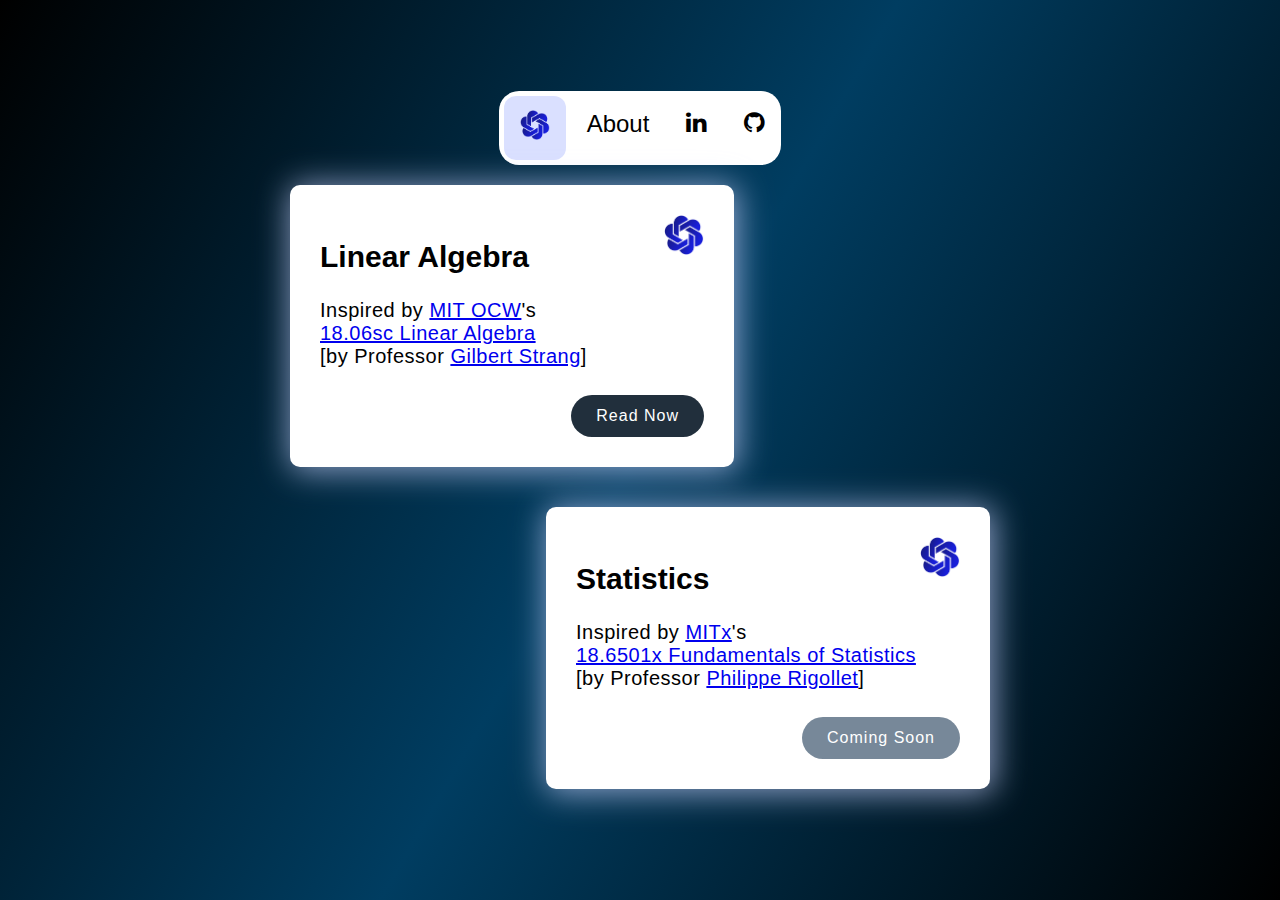
<file: index.html>
<!DOCTYPE HTML>
<html>
	<head>
		<title>QuantML</title>	
		<link rel="icon" href="data/icon.png" type="image/png" sizes="16x16"> 
		<link rel="stylesheet" href="style.css">
		<link rel="stylesheet" href="https://cdnjs.cloudflare.com/ajax/libs/font-awesome/4.7.0/css/font-awesome.min.css">
	</head>

	<body>
		<div class="topnav">
			<a class="active" href="."><img src="data/icon.png" alt="logo" width="30" height="30"></a>
			<a href="about.html">About</a>
			<a target="_blank" href="https://www.linkedin.com/in/yuvraj97/" class="fa fa-linkedin"><span class="label"></span></a>
			<a target="_blank" href="https://github.com/yuvraj97/" class="fa fa-github"><span class="label"></span></a>
		</div>
		
		<div class="books-container">
			<div class="book">
				<div class="book-info">
					<img style="float: right;" src="data/icon.png" alt="logo" width="40" height="40">
					<h2>Linear Algebra</h2>
					<p>Inspired by <a target="_blank" href="https://ocw.mit.edu/">MIT OCW</a>'s <br>
					<a target="_blank" href="https://ocw.mit.edu/courses/mathematics/18-06sc-linear-algebra-fall-2011/">18.06sc Linear Algebra</a><br>
					[by Professor <a target="_blank" href="http://www-math.mit.edu/~gs/">Gilbert Strang</a>]</p>
					<br><br><br>
					<a href="https://read.quantml.org/la/"><button class="btn">Read Now</button></a>
				</div>
			</div>
			
			<div class="book" style="float: right;">
				<div class="book-info">
					<img style="float: right;" src="data/icon.png" alt="logo" width="40" height="40">
					<h2>Statistics</h2>
					<p>Inspired by <a target="_blank" href="https://micromasters.mit.edu/">MITx</a>'s<br>
					<a target="_blank" href="https://www.edx.org/course/fundamentals-of-statistics">18.6501x Fundamentals of Statistics</a><br>
					[by Professor <a target="_blank" href="http://www-math.mit.edu/~rigollet/">Philippe Rigollet</a>]</p>
					<br>
					<br><br>
					<button class="btn-disabled" style="background-color: lightslategray;" >Coming Soon</button>
				</div>
			</div>
			
		</div>
	</body>
</html>
</file>
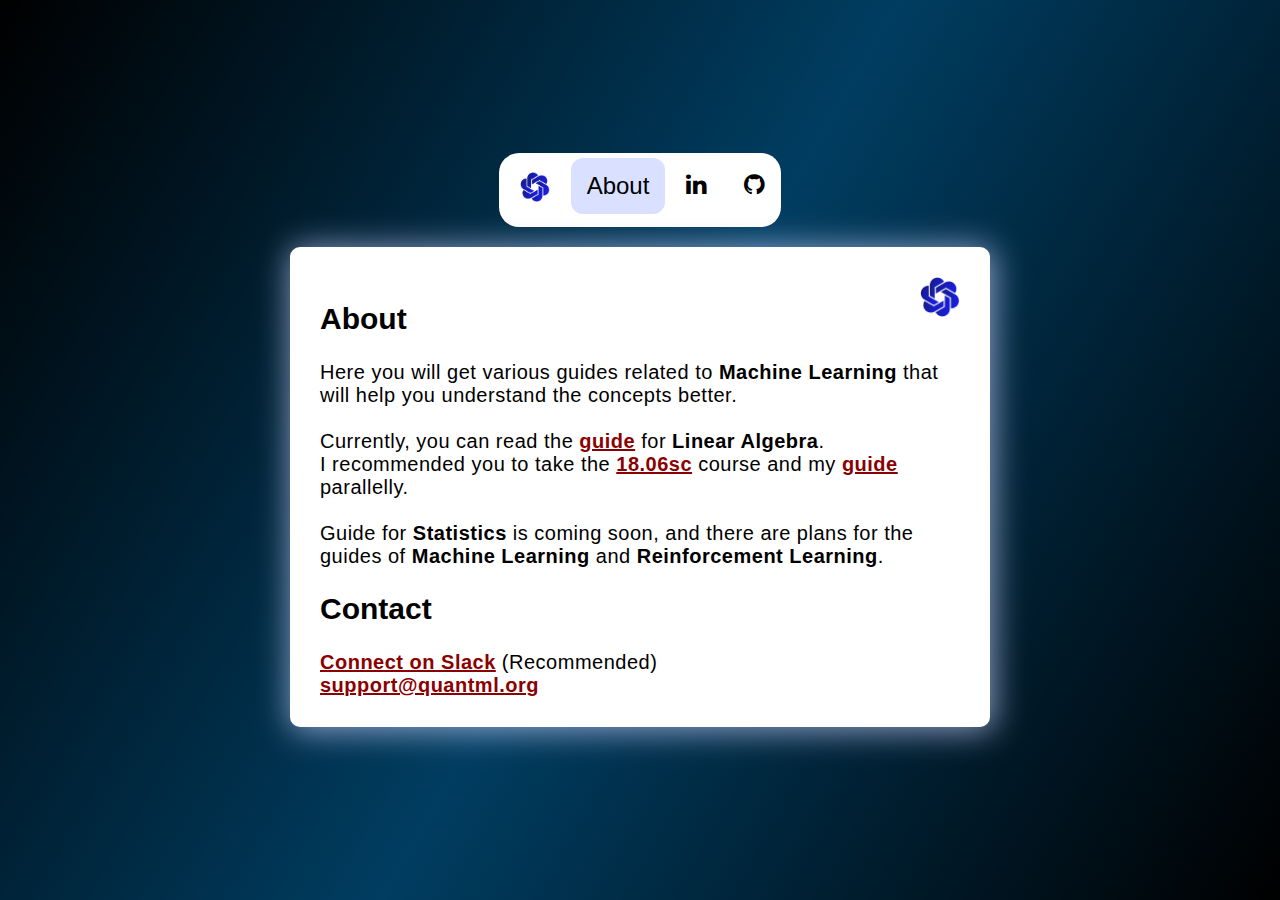
<file: about.html>
<!DOCTYPE HTML>
<html>
	<head>
		<title>About</title>	
		<link rel="icon" href="data/icon.png" type="image/png" sizes="16x16"> 
		<link rel="stylesheet" href="style.css">
		<link rel="stylesheet" href="https://cdnjs.cloudflare.com/ajax/libs/font-awesome/4.7.0/css/font-awesome.min.css">
	</head>

	<body>
		<div class="topnav">
			<a href="./."><img src="data/icon.png" alt="logo" width="30" height="30"></a>
			<a class="active" href=".">About</a>
			<a target="_blank" href="https://www.linkedin.com/in/yuvraj97/" class="fa fa-linkedin"><span class="label"></span></a>
			<a target="_blank" href="https://github.com/yuvraj97/" class="fa fa-github"><span class="label"></span></a>
		</div>

		<div class="book">
			<div class="book-info">
				<img style="float: right;" src="data/icon.png" alt="logo" width="40" height="40">
				<h2>About</h2>
				<p>
					Here you will get various guides related to <b>Machine Learning</b> that will help you understand
					the concepts better.<br>
					<br>

					Currently, you can read the <b><a style="color: darkred;" href="https://read.quantml.org/la/">guide</a></b>
					for <b>Linear Algebra</b>.<br>
					I recommended you to take the <b><a target="_blank" style="color: darkred;" href="https://ocw.mit.edu/courses/mathematics/18-06sc-linear-algebra-fall-2011/">18.06sc</a></b> 
					course and my <b><a style="color: darkred;" href="https://read.quantml.org/la/">guide</a></b> parallelly.<br>
					<br>

					Guide for <b>Statistics</b> is coming soon, 
					and there are plans for the guides of <b>Machine Learning</b> and <b>Reinforcement Learning</b>.<br>
					
				<h2>Contact</h2>
				<p>
					<b><a target="_blank" style="color: darkred;" href="https://join.slack.com/t/quantml-workspace/shared_invite/zt-hcmbg7fr-jPbVAUT_tjGPaKWU50qMYQ">Connect on Slack</a></b> (Recommended)<br>
					<b><a style="color: darkred;" href="mailto:support@quantml.org">support@quantml.org</a></b>
				</p>
			</div>
		</div>
	</body>
</html>
</file>
<file: style.css>
@import url("https://fonts.googleapis.com/css?family=Merriweather:300,700,300italic,700italic|Source+Sans+Pro:900");

* {
	box-sizing: border-box;
}


body {
	/*background-image: linear-gradient(45deg, #7175da, #9790F2);*/
	background-image: linear-gradient(120deg, #000000 0%, #003d61 50%,  #000000 100%);
	font-family: Arial, Helvetica, sans-serif;
	display: flex;
	align-items: center;
	justify-content: center;
	flex-direction: column;
	min-height: 100vh;
	font-size: 20px;
	margin: 0;
}

.book {
	overflow: hidden;
	background-color: #fff;
	border-radius: 10px;
	box-shadow: .1rem .1rem 2rem .1rem rgba(202, 210, 255, 0.699);
	display: flex;
	max-width: 60%;
	margin: 20px;
	width: 700px;	
}

.book p {
	margin: 0;
	letter-spacing: 0.5px;
}

.book-info {
	padding: 30px;
	position: relative;
	width: 100%;
}

.btn-disabled {
	background-color: lightslategray;
	border: 0;
	border-radius: 50px;
	box-shadow: 0 10px 10px white;
	color: #fff;
	font-size: 16px;
	padding: 12px 25px;
	position: absolute;
	bottom: 30px;
	right: 30px;
	letter-spacing: 1px;
}

.btn {
	background-color: #212f3c;
	border: 0;
	border-radius: 50px;
	box-shadow: 0 10px 10px white;
	color: #fff;
	font-size: 16px;
	padding: 12px 25px;
	position: absolute;
	bottom: 30px;
	right: 30px;
	letter-spacing: 1px;
	cursor: pointer;
}

.btn:hover {
	background-color: lightslategrey;
	color: black;
}

.topnav {
  overflow: hidden;
  padding-top: 5px;
  padding-bottom: 5px;
  background-color: #fff;
  border-radius: 20px;
}

.topnav a {
  float: left;
  color: black;
  text-align: center;
  padding: 14px 16px;
  margin-left: 5px;
  text-decoration: none;
  font-size: 24px;
  border-radius: 12px;
}

.topnav a:hover {
  background-color:rgba(202, 210, 255, 0.699);
  color: black;
}

.topnav a.active {
  background-color: rgba(202, 210, 255, 0.699);
  color: black;
}
</file>
